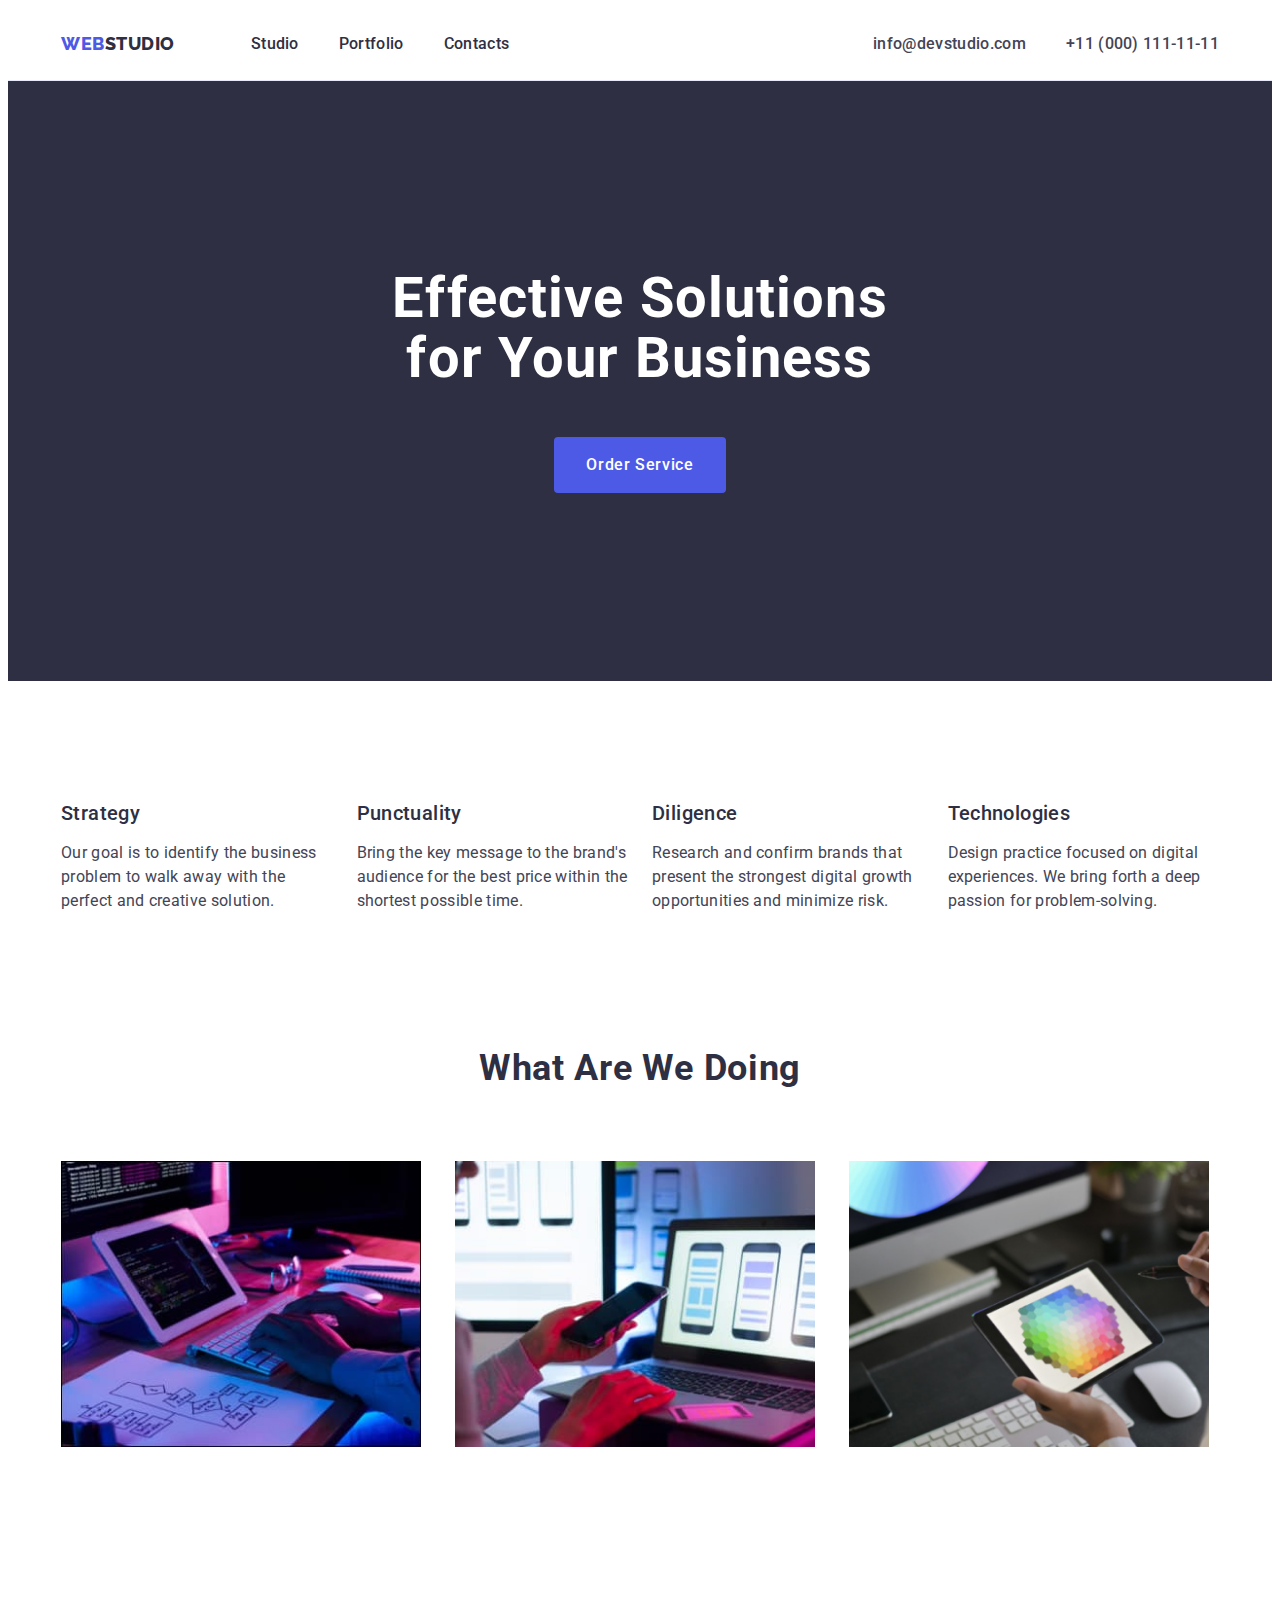
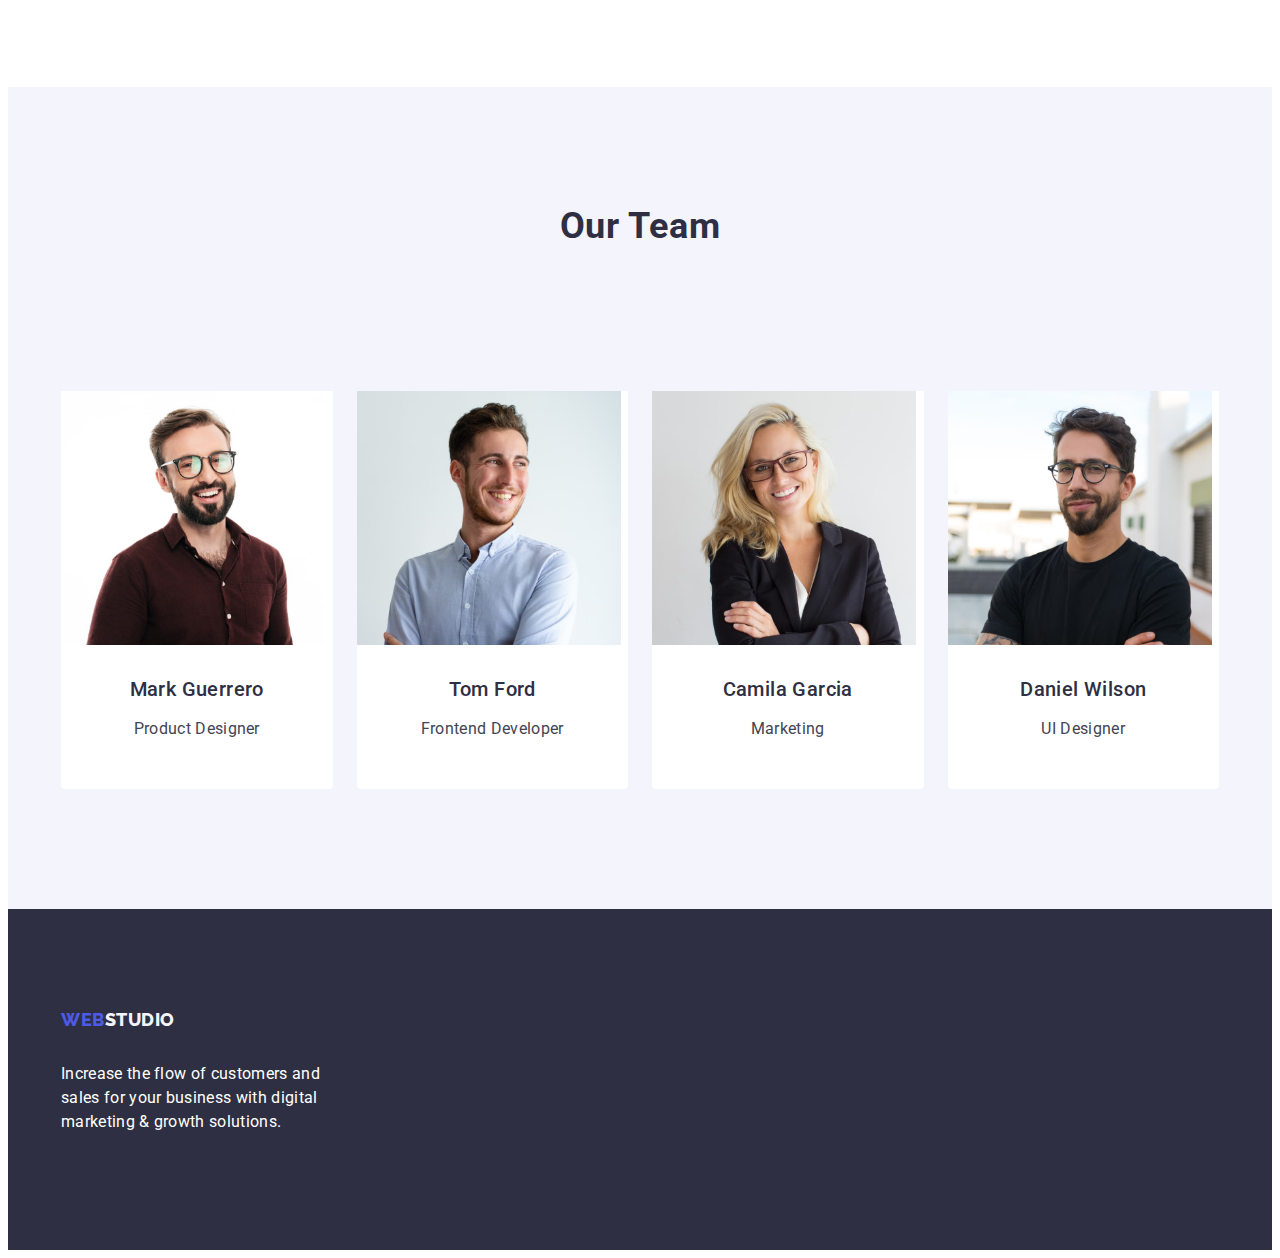
<file: index.html>
<!DOCTYPE html>
<html lang="en">

<head>
    <meta name="viewport" content="width=320, initial-scale=1">
    <meta charset="utf-8">
    <title>WebStudio</title>
    <link rel="stylesheet" href="https://cdnjs.cloudflare.com/ajax/libs/modern-normalize/2.0.0/modern-normalize.min.css" integrity="sha512-4xo8blKMVCiXpTaLzQSLSw3KFOVPWhm/TRtuPVc4WG6kUgjH6J03IBuG7JZPkcWMxJ5huwaBpOpnwYElP/m6wg==" crossorigin="anonymous" referrerpolicy="no-referrer" />
<link rel="stylesheet" href="./css/styles.css">
    <link rel="preconnect" href="https://fonts.googleapis.com">
    <link rel="preconnect" href="https://fonts.gstatic.com" crossorigin>
    <link href="https://fonts.googleapis.com/css2?family=Roboto:wght@400;500;700;900&display=swap" rel="stylesheet">
    <link rel="preconnect" href="https://fonts.googleapis.com">
    <link rel="preconnect" href="https://fonts.gstatic.com" crossorigin>
    <link href="https://fonts.googleapis.com/css2?family=Raleway:wght@800&family=Roboto:wght@400;500;700;900&display=swap"
        rel="stylesheet">
</head>

<body>
    <header class="start">
        <div class="page-head container">
       <nav class="list page-nav">
        <a href="./index.html" class="logo-right link">Web<span class="logo">Studio</span></a>
        <ul class="list fl-menu">
            <li><a href="./index.html" class="menu link">Studio</a></li>
            <li><a href="./portfolio.html" class="menu link">Portfolio</a></li>
            <li><a href="" class="menu link">Contacts</a></li>
        </ul>
       </nav>
        <address class="contacts">
            <ul class="list fl-menu">
                <li><a href="mailto:info@devstudio.com" class="numb-mail link">info@devstudio.com</a></li>
                <li><a href="tel:+110001111111" class="numb-mail link">+11 (000) 111-11-11</a></li>
            </ul>
        </address>
</div>
    </header>
    <main>
        <section class="first-section"> <!--Перша секція-->
            <div class="container">
            <h1 class="title">
                Effective Solutions for Your Business
            </h1>
            <button type="button" class="color-order">
                Order Service
            </button>
            </div>
        </section>
        <section class="list strategy"><!--Друга секція-->
            <div class="container">
            <h2 class="visually-hidden">---</h2>
            <ul class="list prioritet">
            <li class="set">
            <h3 class="strategy-title">
                Strategy
            </h3>
            <p class="pic-small">
                Our goal is to identify the business
                problem to walk away with the perfect and creative solution.
            </p>
            </li>
            <li class="set">
            <h3 class="strategy-title">
                Punctuality
            </h3>
            <p class="pic-small">
                Bring the key message to the brand's audience for the best price within the shortest possible time.
            </p>
            </li>
            <li class="set">
            <h3 class="strategy-title">
                Diligence
            </h3>
            <p class="pic-small">
                Research and confirm brands that present the strongest digital growth opportunities and minimize risk.
            </p>
        </li>
           <li class="set"> 
            <h3 class="strategy-title">
                Technologies
            </h3>
            <p class="pic-small">
                Design practice focused on digital experiences. We bring forth a deep passion for problem-solving.
            </p>
            </li>
            </ul>
            </div>
        </section>

        <section class="do-list"> <!--Третя секція-->
            <div class="container">
            <h2 class="title-second">
                What are we doing
            </h2>

            <ul class="list doo">

            <li class="tehnik"><img src="./images/computer.jpg" alt="Робота з компьютером" width="360"></li>

            <li class="tehnik"><img src="./images/mobile.jpg" alt="Робота за телефон" width="360"></li>

            <li class="tehnik"><img src="./images/planshet.jpg" alt="Робота за планшетом" width="360"></li>
            </ul>
            </div>
        </section>
        <section class="fourth-section team our"><!--Четверта секція-->
            <div class="container">
            <h2 class="title-second">
                Our Team
            </h2>
           <ul class="list our-pic">

            <li class="team-li set"> <img src="./images/ihor.jpg" alt="Mark Guerrero" width="264">
                <div class="people">
            <h3 class="people-name">Mark Guerrero</h3>
            <p class="name-job">Product Designer</p>
            </div>
            </li>

            <li class="team-li set"> <img src="./images/mykola.jpg" alt="Tom Ford" width="264">
                <div class="people">
               <h3 class="people-name">Tom Ford</h3>
            <p class="name-job">Frontend Developer</p>
            </div>
            </li>

            <li class="team-li set"> <img src="./images/olga.jpg" alt="Camila Garcia" width="264">
                <div class="people">
            <h3 class="people-name">Camila Garcia</h3>
            <p class="name-job">Marketing</p> 
            </div>
            </li>

            <li class="team-li set"> <img src="./images/mihaylo.jpg" alt="Daniel Wilson" width="264">
                <div class="people">
                <h3 class="people-name">Daniel Wilson</h3>
                <p class="name-job">UI Designer</p> 
                </div>
            </li>
           </ul>
        </div>
        </section>
    </main>
    <footer class="end-text end">
       <div class="container">
                    <a href="./index.html" class="logo-right marg link">Web<span class="end-logo">Studio</span></a>
        <p class="end-par">
            Increase the flow of customers and sales for your business with digital marketing & growth solutions.
        </p>
    </div>
    </footer>
</body>

</html>
</file>
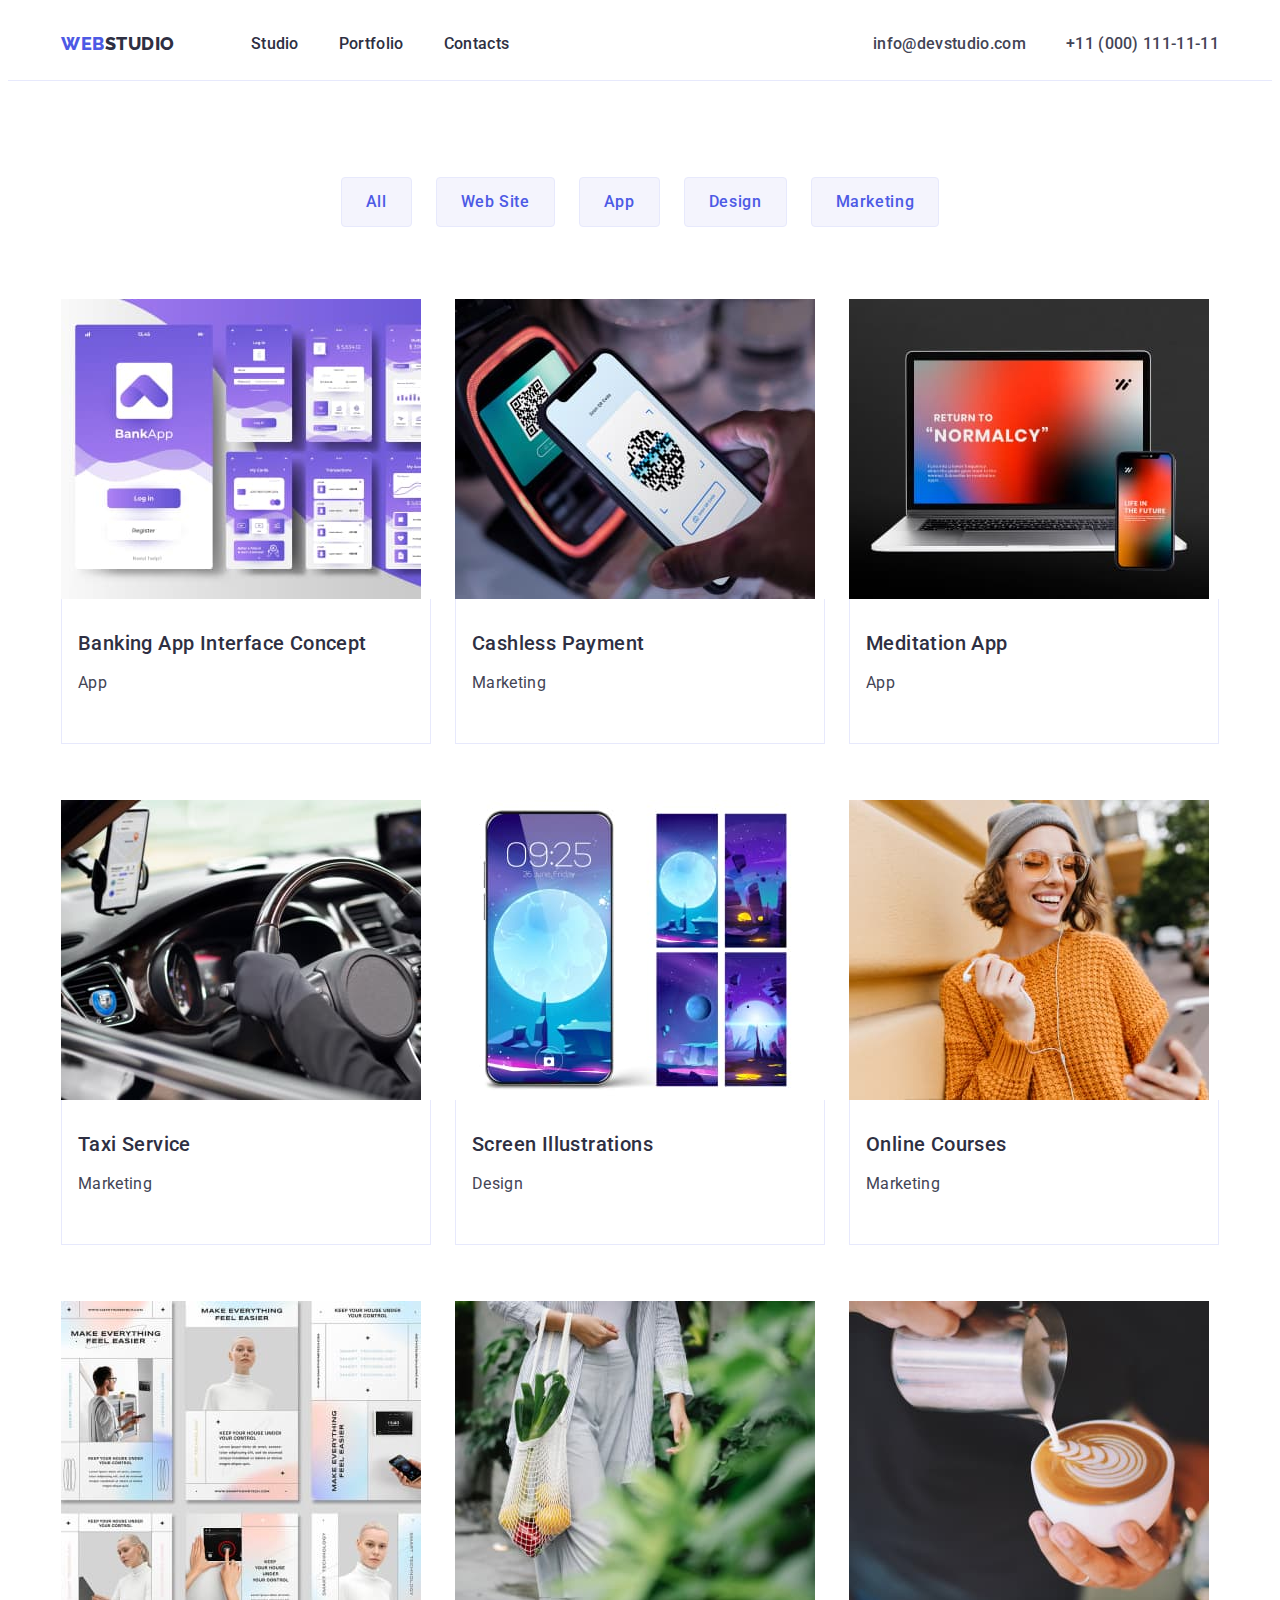
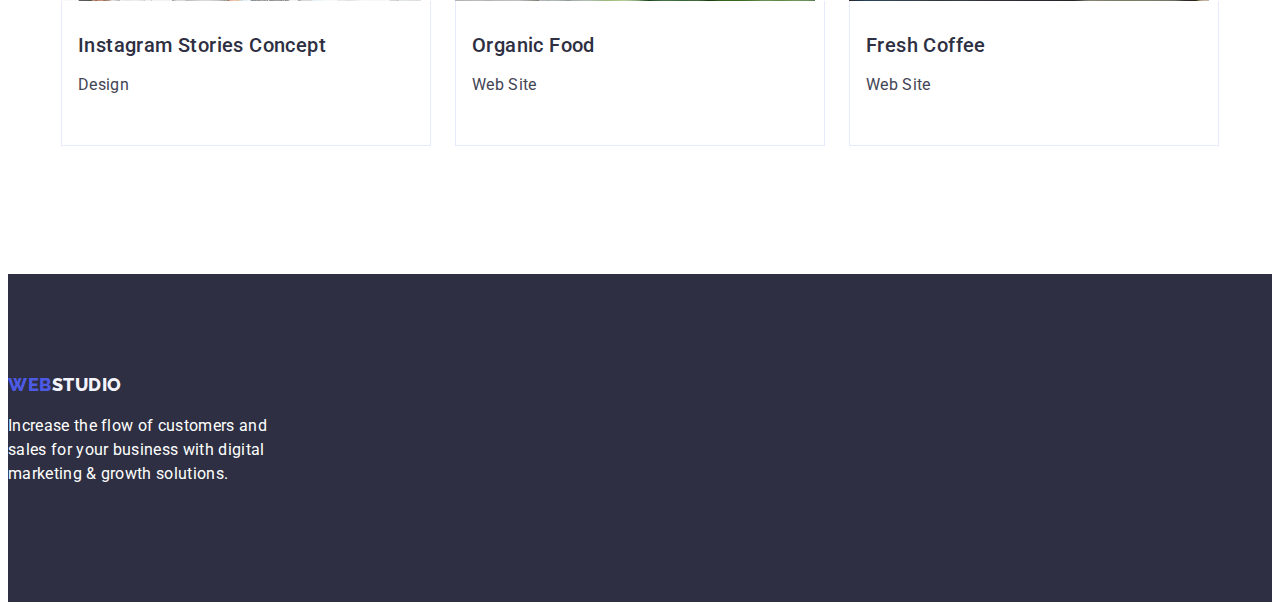
<file: portfolio.html>
<!DOCTYPE html>
<html lang="en">
<head>
    <meta charset="UTF-8">
    <meta name="viewport" content="width=device-width, initial-scale=1.0">
    <title>Document</title>
<link rel="stylesheet" href="https://cdnjs.cloudflare.com/ajax/libs/modern-normalize/2.0.0/modern-normalize.min.css"
    integrity="sha512-4xo8blKMVCiXpTaLzQSLSw3KFOVPWhm/TRtuPVc4WG6kUgjH6J03IBuG7JZPkcWMxJ5huwaBpOpnwYElP/m6wg=="
    crossorigin="anonymous" referrerpolicy="no-referrer" />
    <link rel="stylesheet" href="./css/styles.css">
    <link rel="preconnect" href="https://fonts.googleapis.com">
    <link rel="preconnect" href="https://fonts.gstatic.com" crossorigin>
    <link href="https://fonts.googleapis.com/css2?family=Roboto:wght@400;500;700;900&display=swap" rel="stylesheet">
    <link rel="preconnect" href="https://fonts.googleapis.com">
    <link rel="preconnect" href="https://fonts.gstatic.com" crossorigin>
    <link href="https://fonts.googleapis.com/css2?family=Raleway:wght@800&family=Roboto:wght@400;500;700;900&display=swap"
        rel="stylesheet">
        
</head>
<body>
    <header class="start">
        <div class="container page-head">
        <nav class="page-nav"> <!--Меню-->
            <a href="./index.html" class="logo-right link" >WEB<span class="logo">Studio</span></a>
    
            <ul class="list fl-menu">
                <li><a href="./index.html" class="menu link">Studio</a></li>
                <li><a href="./portfolio.html" class="menu link">Portfolio</a></li>
                <li><a href="" class="menu link">Contacts</a></li>
            </ul>
        </nav>
    <address class="contacts">
        <ul class="list fl-menu"><!--Контакты-->
            <li><a href="mailto:info@devstudio.com" class="numb-mail link">info@devstudio.com</a></li>
            <li><a href="tel:+110001111111" class="numb-mail link">+11 (000) 111-11-11</a></li>
        </ul>
        </address>
        </div>
    </header>
    
    <main>
        <section class="list five-section"> <!--Кнопки-->
            <div class="container">
            <h1 class="visually-hidden">Defolt</h1>
            <ul class="list app-filter">
                <li>
                  <button type="button" class="filter">All</button>
                </li>
                <li>
                    <button type="button" class="filter">Web Site</button>
                </li>
                <li>
                    <button type="button" class="filter">App</button>
                </li>
                <li>
                    <button type="button" class="filter">Design</button>
                </li>
                <li>
                    <button type="button" class="filter">Marketing</button>
                </li>
            </ul>
                <ul class="list app">
                <li class="structur">
                    <a href="" class="link">
                    <img src="./images/app.jpg" alt="Bank App" width="360" height="300"><div class="app-link">
                    <h2 class="app-h">Banking App Interface Concept</h2>
                    <p>App</p></div></a>
                </li>
                <li class="structur">
                    <a href="" class="link">
                    <img src="./images/pay.jpg" alt="Payment" width="360" height="300"><div class="app-link">
                    <h2 class="app-h">Cashless Payment</h2>
                    <p>Marketing</p>
                    </div>
                </a>
                </li>
                <li class="structur">
                    <a href="" class="link">
                    <img src="./images/screen.jpg" alt="Meditation App" width="360" height="300"><div class="app-link">
                    <h2 class="app-h">Meditation App</h2>
                    <p>App</p> </div></a>
                </li>
                <li class="structur">
                    <a href="" class="link">
                    <img src="./images/car.jpg" alt="Taxi Service" width="360" height="300"><div class="app-link">
                    <h2 class="app-h">Taxi Service</h2>
                    <p>Marketing</p></div>
                </a>
                </li>
                <li class="structur">
                    <a href="" class="link">
                    <img src="./images/phone.jpg" alt="Screen Illustrations" width="360" height="300"><div class="app-link">
                    <h2 class="app-h">Screen Illustrations</h2>
                    <p>Design</p></div></a>
                </li>
                <li class="structur">
                    <a href="" class="link">
                    <img src="./images/girl.jpg" alt="Online Courses" width="360" height="300"><div class="app-link">
                    <h2 class="app-h">Online Courses</h2>
                    <p>Marketing</p></div></a>
                </li>
                <li class="structur">
                    <a href="" class="link">
                    <img src="./images/tabel.jpg" alt="Instagram Stories Concept" width="360" height="300"><div class="app-link">
                    <h2 class="app-h">Instagram Stories Concept</h2>
                    <p>Design</p></div></a>
                </li>
                <li class="structur">
                    <a href="" class="link">
                    <img src="./images/magazine.jpg" alt="Organic Food" width="360" height="300"><div class="app-link">
                    <h2 class="app-h">Organic Food</h2>
                    <p>Web Site</p></div></a>
                </li>
                <li class="structur">
                    <a href="" class="link">
                    <img src="./images/coffe.jpg" alt="Fresh Cofee" width="360" height="300"><div class="app-link">
                    <h2 class="app-h">Fresh Coffee</h2>
                    <p>Web Site</p></div></a>
                </li>
            </ul>
            </div>
        </section>
    </main>
        <footer class="end-text">
            <a href="" class="logo-right link">Web<span class="end-logo">Studio</span></a>
            <p class="end-par">
                Increase the flow of customers and sales for your business with digital marketing & growth solutions.
            </p>
        </footer>

</body>
</html>
</file>
<file: css/styles.css>
:root{
    --back-body:#FFFFFF;
    --logo-color: #4d5ae5;
    --span: #2e2f42;
    --color-menu:#2e2f42;
    --text-menu: #2e2f42;
    --num-mail: #434455;
    --first: #2e2f42;
    --buttom: #4d5ae5;
    --back-buttom: #F4F4FD;
    --text-small: #434455;
    --color-studio: #2e2f42;
    --team-text: #2e2f42;
}
body{
    font-family: "Roboto", sans-serif;
    color: #434455;
    background-color: var(--back-body); 
}
main{
    flex-grow: 1;
    max-height: 100%;
}
h3,h2{
    font-weight: 500;
        letter-spacing: 0.02em;
        font-size: 20px;
        line-height: 1.2;
        color: var(--text-menu);
        margin: 0;
}
p{
    line-height: 1.5;
        font-size: 16px;
        letter-spacing: 0.02em;
        ;
        color: var(--text-small);
}
ul{
    margin: 0;
    padding-left: 0;
    list-style-type: none;
}
img{
    display: block;
    max-width: 100%;
    
}

.logo{
    color: var(--span);
    font-family: "Raleway", sans-serif;
    font-weight: 800;
    font-size: 18px;
    line-height: 1.17;
    letter-spacing: 0.03em;
    text-decoration: none;
    text-transform: uppercase;
}
.logo-right{
    font-family: "Raleway", sans-serif;
    color: var(--logo-color);
    font-weight: 800;
    font-size: 18px;
    line-height: 1.17;
    letter-spacing: 0.03em;
    text-transform: uppercase;
    margin-right: 76px;
    display: inline-block;
}
.link{
    text-decoration: none;
}
.menu{
    font-weight: 500;
    font-size: 16px;
    line-height: 1.5;
    letter-spacing: 0.02em;
    color: var(--color-studio);
    padding: 24px 0;
}
.menu:hover{
    color: #404BBF;
}
.menu:focus{
    color: #404BBF;
}
.contacts{
    font-style: normal;
    margin-left: auto;
}
.numb-mail{
    font-size: 16px;
    line-height: 1.5;
    letter-spacing: 0.02em;
    font-weight: 500;
    color: var(--num-mail);
    letter-spacing: 1.5;
    display: flex;
    gap: 40px;
}
.numb-mail:hover{
    color: #404bbf;
}
.numb-mail:focus {
    color: #404bbf;
}
.list{
    list-style: none;
}
.filter{
    font-family: "Roboto", sans-serif;
    font-size: 16px;
    font-weight: 500;
    line-height: 1.5;
    letter-spacing: 0.04em;
    cursor: pointer;
    color: var(--buttom);
    background-color: var(--back-buttom);
    padding: 12px 24px;
    border: 1px solid #e7e9fc;
    border-radius: 4px;
}
.filter:hover, .filter:focus{
    background-color: #404BBF;
    color: #FFFFFF;
    font-weight: 500;
    letter-spacing: 1.5;
    cursor: pointer;
    border: 1px solid transparent;
}

.end-text{
    color: #F4F4FD;
    line-height: 1.5;
    background-color: #2E2F42;
    letter-spacing: 1.5;
    padding: 100px 0;
}
a{
    text-decoration: none;
    font-family: "Roboto", sans-serif;
    font-style: normal;
}
.color-order{
background-color: #4D5AE5;
color: #FFFFFF;
cursor: pointer;
font-family: "Roboto", sans-serif;
font-weight: 500;
font-size: 16px;
line-height: 1.5;
letter-spacing: 0.04em;
min-width: 169px;
height: 56px;
border: none;
padding: 16px 32px 16px 32px;
gap: 10px;
display: block;
border-radius: 4px;
margin: 0 auto;
}
.color-order:hover, .color-order:focus{
    color: #FFFFFF;
    background-color: #404BBF;
    cursor: pointer;
}
.title{
    background-color: #2E2F42;
    color: #FFFFFF;
    line-height: 1.07;
    letter-spacing: 0.02em;
    text-align: center;
    font-weight: 700;
    font-size: 56px;
   max-width: 496px;
   margin: auto;
   margin-bottom: 48px;
}

.title-second{
    font-weight: 700;
    font-size: 36px;
    line-height: 1.11;
    text-align: center;
    letter-spacing: 0.02em;
    text-transform: capitalize;
    color: var(--text-menu);
    margin-bottom: 72px; 
   
}
.first-section{
   background-color: var(--first);
   padding: 188px 0;
}
.fourth-section{
   background-color: #F4F4FD;
padding: 120px 0;
}
.end-logo{
    color: #f4f4fd;
}
.end-par{
    letter-spacing: 0.02em;
    color: #ffffff;
    max-width: 264px;;
}
.team-li{
background-color: #FFFFFF;
border-radius: 0px 0px 4px 4px;
}
.start{
    border-bottom: 1px solid #e7e9fc;
    padding: 24px 0;
}
.page-head{
    display: flex;
    align-items: center;
}
.container{
    width: 1158px;
    margin: 0 auto;
    padding: 0 15px;
}
.page-nav{
    display: flex;
    align-items: center;
}
.fl-menu{
    display: flex;
    gap: 40px;
}
.visually-hidden{
    position: absolute;
        width: 1px;
        height: 1px;
        margin: -1px;
        border: 0;
        padding: 0;
    
        white-space: nowrap;
        clip-path: inset(100%);
        clip: rect(0 0 0 0);
        overflow: hidden;
}
.prioritet{

    display: flex;
    gap: 24px;
    padding: 0 auto;
}
.doo{
display: flex;
gap: 24px;

}
.our{
    margin-top: 120px;
}
.our-pic{
    display: flex;
    padding-top: 72px;
    gap: 24px;    
}
.strategy{
    padding: 120px 0;
}
.do-list{
    padding-bottom: 120px;
    
}
.set{
    width: calc((100% - 72px) / 4);
}
.strategy-title{
    margin-bottom: 8px;
}
.tehnik{
   width: calc((100% - 48px) / 3);
}
.people{
    padding: 32px 16px;
}
.people-name{
    text-align: center;
    margin-bottom: 8px;
}
.name-job{
    text-align: center;
}
.app{
    display: flex;
    flex-wrap:wrap;
    column-gap: 24px;
    row-gap: 48px;
}
.app-filter{
    display: flex;
    justify-content: center;
    gap: 24px;
    margin-bottom: 72px;
}
.structur{
    width: calc((100% - 48px) / 3);
}
.five-section{
    padding-top: 96px;
        padding-bottom: 120px;
}
.app-link{
    padding: 32px 16px;
    border: 1px solid #e7e9fc;
    border-top: none;
    margin-bottom: 8px;
}
.app-h{
    margin-bottom: 8px;
}
.marg{
    margin-bottom: 16px;
}
</file>
